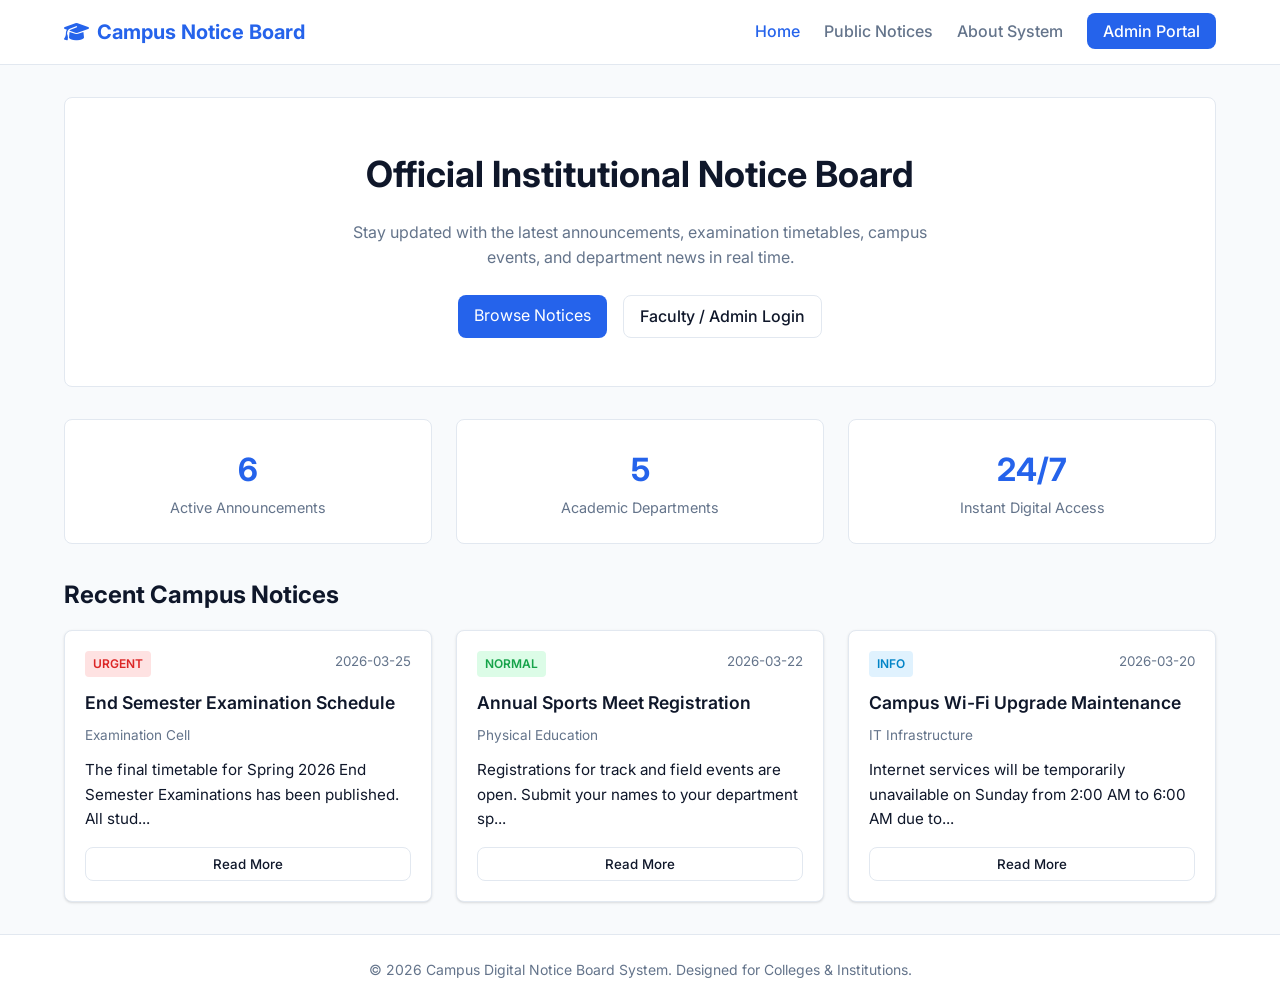
<file: index.html>
<!DOCTYPE html>
<html lang="en">

<head>
    <meta charset="UTF-8">
    <meta name="viewport" content="width=device-width, initial-scale=1.0">
    <title>Campus Notice Board - Home</title>
    <link rel="stylesheet" href="https://fonts.googleapis.com/css2?family=Inter:wght@400;500;600;700&display=swap">
    <link rel="stylesheet" href="https://cdnjs.cloudflare.com/ajax/libs/font-awesome/6.4.0/css/all.min.css">
    <link rel="stylesheet" href="style.css">
</head>

<body>

    <header>
        <nav class="navbar">
            <a href="index.html" class="logo">
                <i class="fa-solid fa-graduation-cap"></i> Campus Notice Board
            </a>
            <ul class="nav-links">
                <li><a href="index.html">Home</a></li>
                <li><a href="notices.html">Public Notices</a></li>
                <li><a href="about.html">About System</a></li>
                <li><a href="admin-login.html" class="btn-primary">Admin Portal</a></li>
            </ul>
        </nav>
    </header>

    <main>
        <section class="hero">
            <h1>Official Institutional Notice Board</h1>
            <p>Stay updated with the latest announcements, examination timetables, campus events, and department news in
                real time.</p>
            <div class="hero-btns">
                <a href="notices.html" class="btn-primary" style="text-decoration: none;">Browse Notices</a>
                <a href="admin-login.html" class="btn-secondary" style="text-decoration: none;">Faculty / Admin
                    Login</a>
            </div>
        </section>

        <section class="stats-grid">
            <div class="stat-card">
                <h3 id="statActiveNotices">6</h3>
                <p>Active Announcements</p>
            </div>
            <div class="stat-card">
                <h3>5</h3>
                <p>Academic Departments</p>
            </div>
            <div class="stat-card">
                <h3>24/7</h3>
                <p>Instant Digital Access</p>
            </div>
        </section>

        <h2 style="margin-bottom: 1rem;">Recent Campus Notices</h2>
        <div class="notice-grid" id="noticesContainer"></div>
    </main>

    <div class="modal-overlay" id="noticeModal">
        <div class="modal">
            <button class="close-modal" onclick="closeModal()">&times;</button>
            <div id="modalBadge" style="margin-bottom:0.5rem;"></div>
            <h2 id="modalTitle" style="margin-bottom:0.25rem;"></h2>
            <small id="modalMeta" style="color:var(--text-muted); display:block; margin-bottom:1rem;"></small>
            <p id="modalContent" style="white-space: pre-line;"></p>
        </div>
    </div>

    <footer>
        <p>&copy; 2026 Campus Digital Notice Board System. Designed for Colleges & Institutions.</p>
    </footer>

    <script src="script.js"></script>
</body>

</html>
</file>
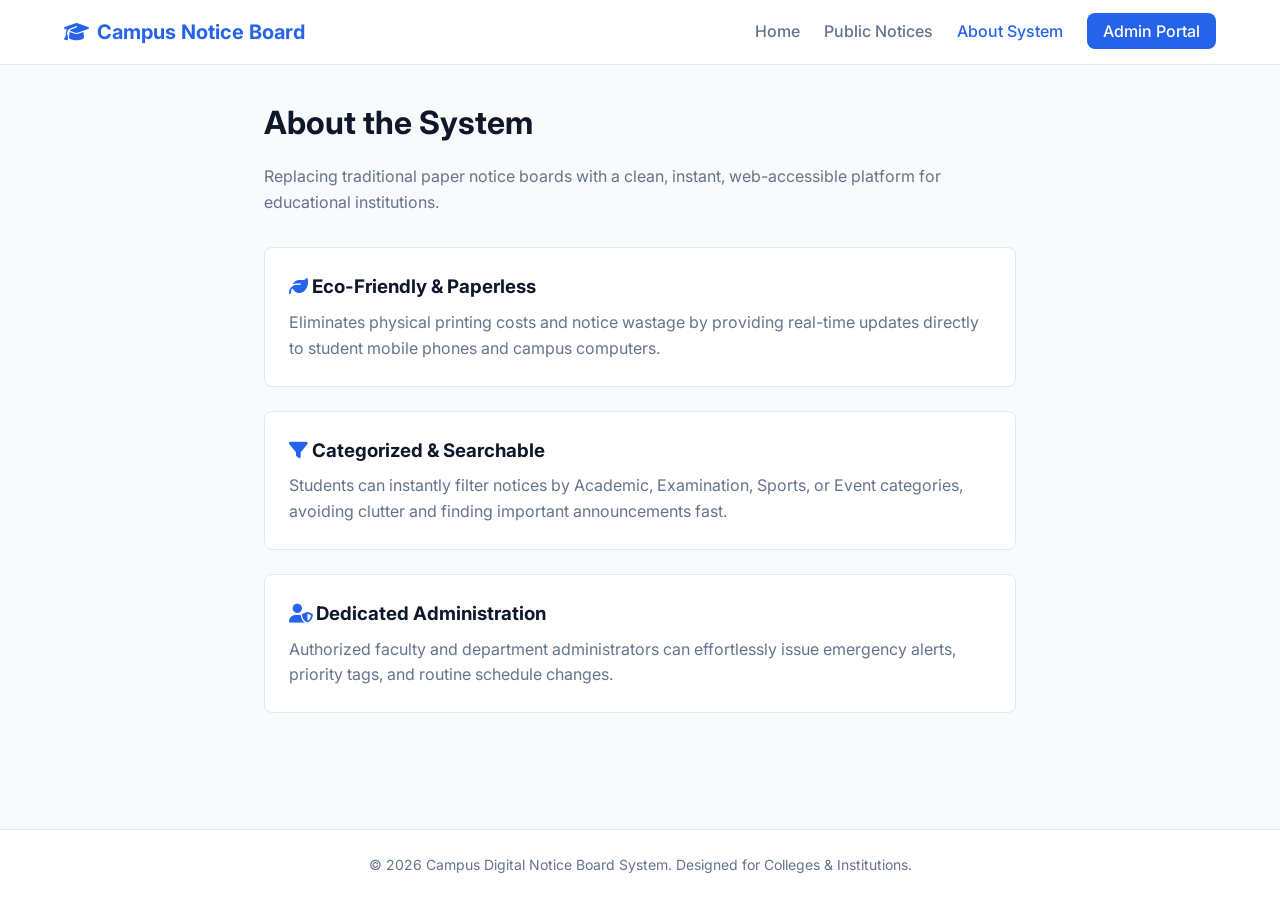
<file: about.html>
<!DOCTYPE html>
<html lang="en">

<head>
  <meta charset="UTF-8">
  <meta name="viewport" content="width=device-width, initial-scale=1.0">
  <title>About - Campus Digital Notice Board</title>
  <link rel="stylesheet" href="https://fonts.googleapis.com/css2?family=Inter:wght@400;500;600;700&display=swap">
  <link rel="stylesheet" href="https://cdnjs.cloudflare.com/ajax/libs/font-awesome/6.4.0/css/all.min.css">
  <link rel="stylesheet" href="style.css">
</head>

<body>

  <header>
    <nav class="navbar">
      <a href="index.html" class="logo">
        <i class="fa-solid fa-graduation-cap"></i> Campus Notice Board
      </a>
      <ul class="nav-links">
        <li><a href="index.html">Home</a></li>
        <li><a href="notices.html">Public Notices</a></li>
        <li><a href="about.html">About System</a></li>
        <li><a href="admin-login.html" class="btn-primary">Admin Portal</a></li>
      </ul>
    </nav>
  </header>

  <main style="max-width: 800px;">
    <h1 style="margin-bottom: 1rem;">About the System</h1>
    <p style="color: var(--text-muted); margin-bottom: 2rem;">Replacing traditional paper notice boards with a clean,
      instant, web-accessible platform for educational institutions.</p>

    <div
      style="background: var(--bg-card); border: 1px solid var(--border); padding: 1.5rem; border-radius: var(--radius); margin-bottom: 1.5rem;">
      <h3 style="margin-bottom: 0.5rem;"><i class="fa-solid fa-leaf" style="color:var(--primary);"></i> Eco-Friendly &
        Paperless</h3>
      <p style="color: var(--text-muted);">Eliminates physical printing costs and notice wastage by providing real-time
        updates directly to student mobile phones and campus computers.</p>
    </div>

    <div
      style="background: var(--bg-card); border: 1px solid var(--border); padding: 1.5rem; border-radius: var(--radius); margin-bottom: 1.5rem;">
      <h3 style="margin-bottom: 0.5rem;"><i class="fa-solid fa-filter" style="color:var(--primary);"></i> Categorized &
        Searchable</h3>
      <p style="color: var(--text-muted);">Students can instantly filter notices by Academic, Examination, Sports, or
        Event categories, avoiding clutter and finding important announcements fast.</p>
    </div>

    <div
      style="background: var(--bg-card); border: 1px solid var(--border); padding: 1.5rem; border-radius: var(--radius);">
      <h3 style="margin-bottom: 0.5rem;"><i class="fa-solid fa-user-shield" style="color:var(--primary);"></i> Dedicated
        Administration</h3>
      <p style="color: var(--text-muted);">Authorized faculty and department administrators can effortlessly issue
        emergency alerts, priority tags, and routine schedule changes.</p>
    </div>
  </main>

  <footer>
    <p>&copy; 2026 Campus Digital Notice Board System. Designed for Colleges & Institutions.</p>
  </footer>

  <script src="script.js"></script>
</body>

</html>
</file>
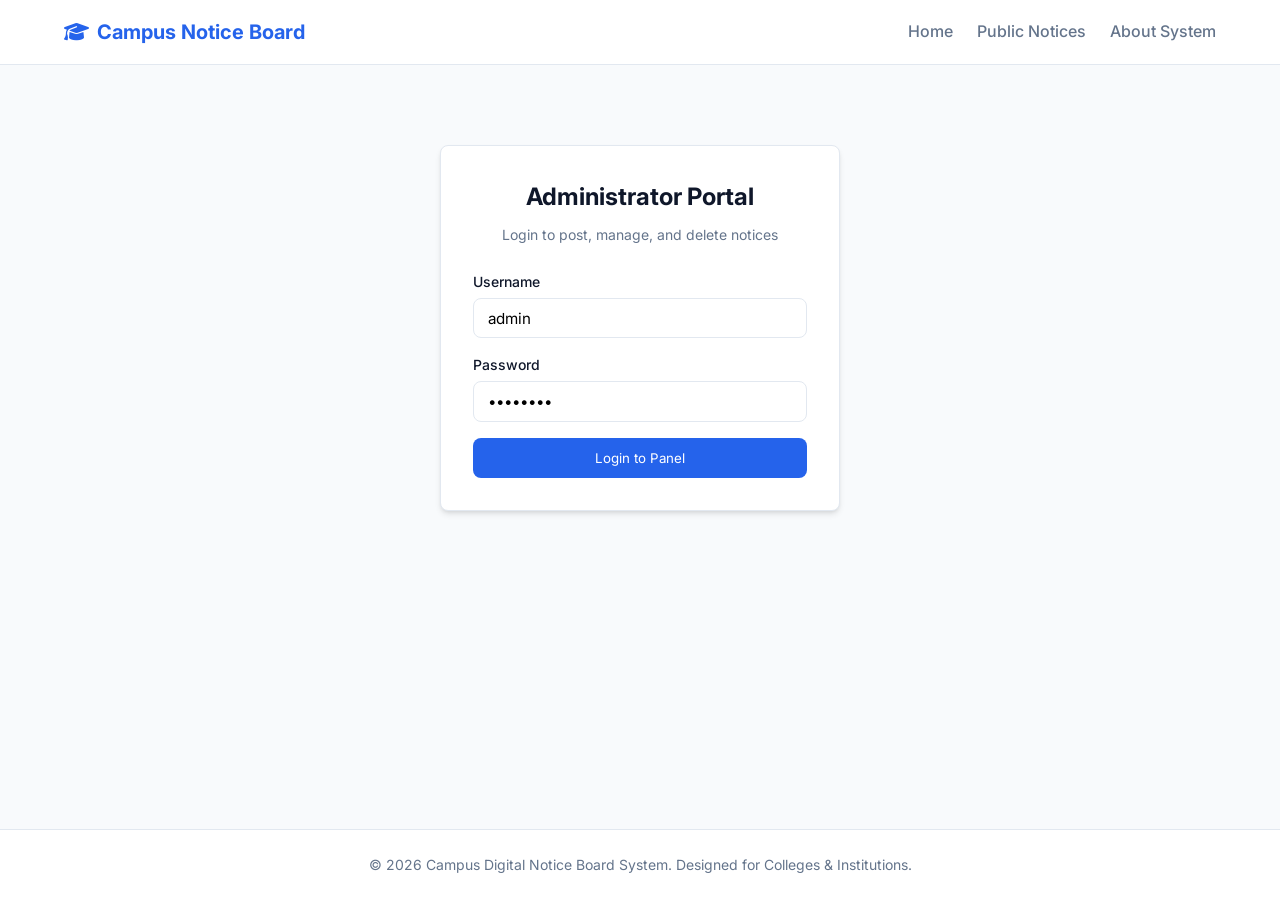
<file: admin-dashboard.html>
<!DOCTYPE html>
<html lang="en">

<head>
    <meta charset="UTF-8">
    <meta name="viewport" content="width=device-width, initial-scale=1.0">
    <title>Admin Panel - Campus Notice Board</title>
    <link rel="stylesheet" href="https://fonts.googleapis.com/css2?family=Inter:wght@400;500;600;700&display=swap">
    <link rel="stylesheet" href="https://cdnjs.cloudflare.com/ajax/libs/font-awesome/6.4.0/css/all.min.css">
    <link rel="stylesheet" href="style.css">
</head>

<body>

    <header>
        <nav class="navbar">
            <a href="index.html" class="logo">
                <i class="fa-solid fa-graduation-cap"></i> Admin Management Panel
            </a>
            <ul class="nav-links">
                <li><a href="notices.html" target="_blank"><i class="fa-solid fa-external-link"></i> Live Board</a></li>
                <li><button onclick="logoutAdmin()" class="btn-secondary">Logout</button></li>
            </ul>
        </nav>
    </header>

    <main>
        <div class="admin-grid">

            <!-- Notice Creation Form -->
            <div
                style="background: var(--bg-card); padding: 1.5rem; border: 1px solid var(--border); border-radius: var(--radius);">
                <h3 style="margin-bottom: 1rem;">Post New Notice</h3>
                <form id="addNoticeForm" onsubmit="createNotice(event)">
                    <div class="form-group">
                        <label for="title">Notice Title</label>
                        <input type="text" id="title" required placeholder="e.g. Mid-Term Timetable Released">
                    </div>

                    <div class="form-group">
                        <label for="category">Category</label>
                        <select id="category" required>
                            <option value="Academic">Academic</option>
                            <option value="Exam">Exam</option>
                            <option value="Events">Events</option>
                            <option value="Sports">Sports</option>
                            <option value="General">General</option>
                        </select>
                    </div>

                    <div class="form-group">
                        <label for="department">Department</label>
                        <input type="text" id="department" required placeholder="e.g. Computer Science">
                    </div>

                    <div class="form-group">
                        <label for="priority">Priority Badge</label>
                        <select id="priority" required>
                            <option value="Normal">Normal</option>
                            <option value="Urgent">Urgent</option>
                            <option value="Info">Info</option>
                        </select>
                    </div>

                    <div class="form-group">
                        <label for="content">Notice Content</label>
                        <textarea id="content" rows="4" required
                            placeholder="Enter complete notice details..."></textarea>
                    </div>

                    <button type="submit" class="btn-primary"
                        style="width: 100%; border: none; padding: 0.6rem; cursor: pointer;">Publish Notice</button>
                </form>
            </div>

            <!-- Published Notices Table -->
            <div>
                <h3 style="margin-bottom: 1rem;">Published Notices</h3>
                <div class="table-container">
                    <table>
                        <thead>
                            <tr>
                                <th>Title</th>
                                <th>Category</th>
                                <th>Department</th>
                                <th>Priority</th>
                                <th>Date</th>
                                <th>Action</th>
                            </tr>
                        </thead>
                        <tbody id="adminTableBody">
                        </tbody>
                    </table>
                </div>
            </div>

        </div>
    </main>

    <footer>
        <p>&copy; 2026 Campus Digital Notice Board System. Administrator View.</p>
    </footer>

    <script src="script.js"></script>
</body>

</html>
</file>
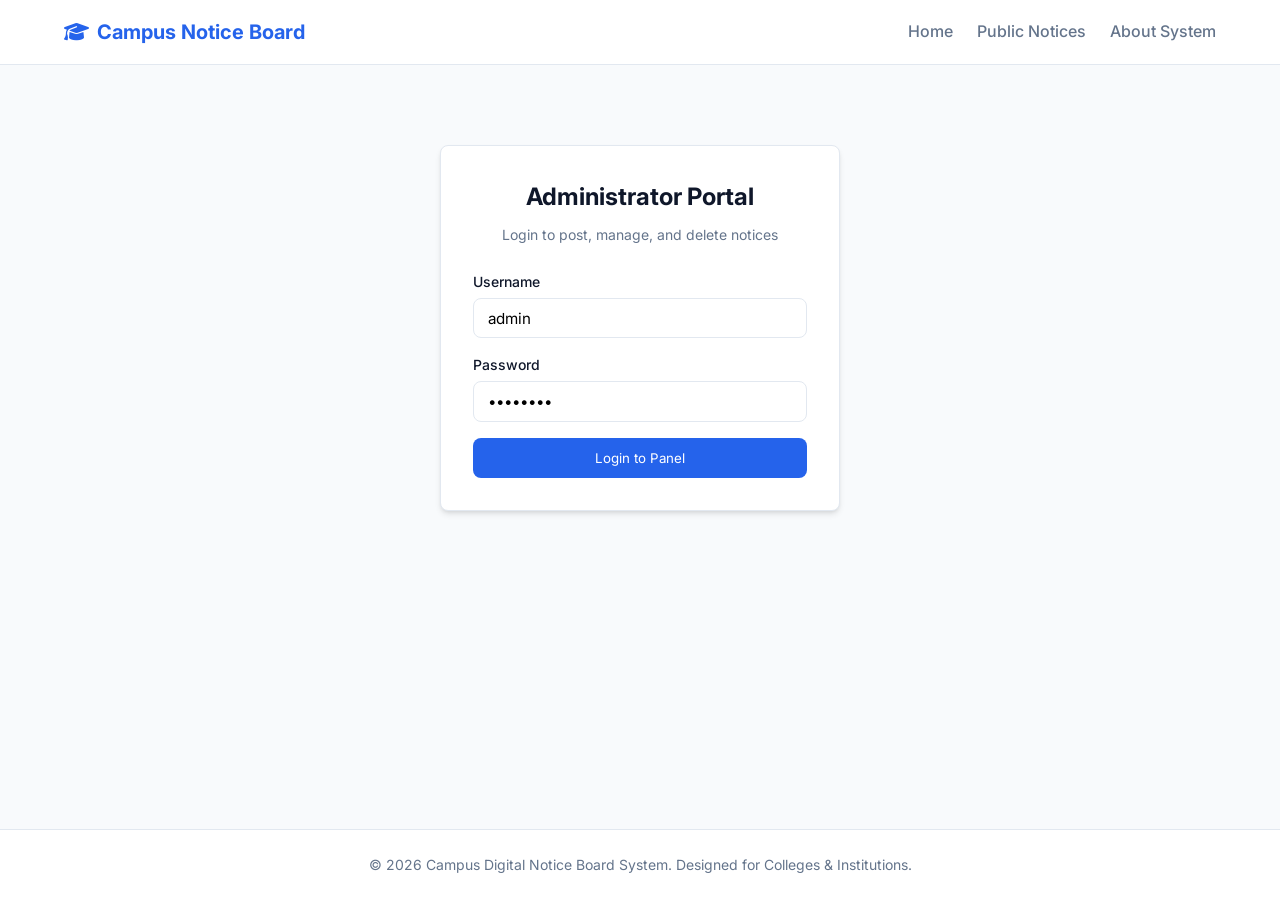
<file: admin-login.html>
<!DOCTYPE html>
<html lang="en">

<head>
    <meta charset="UTF-8">
    <meta name="viewport" content="width=device-width, initial-scale=1.0">
    <title>Admin Login - Campus Notice Board</title>
    <link rel="stylesheet" href="https://fonts.googleapis.com/css2?family=Inter:wght@400;500;600;700&display=swap">
    <link rel="stylesheet" href="https://cdnjs.cloudflare.com/ajax/libs/font-awesome/6.4.0/css/all.min.css">
    <link rel="stylesheet" href="style.css">
</head>

<body>

    <header>
        <nav class="navbar">
            <a href="index.html" class="logo">
                <i class="fa-solid fa-graduation-cap"></i> Campus Notice Board
            </a>
            <ul class="nav-links">
                <li><a href="index.html">Home</a></li>
                <li><a href="notices.html">Public Notices</a></li>
                <li><a href="about.html">About System</a></li>
            </ul>
        </nav>
    </header>

    <main>
        <div class="auth-card">
            <h2 style="margin-bottom: 0.5rem; text-align: center;">Administrator Portal</h2>
            <p style="color: var(--text-muted); text-align: center; margin-bottom: 1.5rem; font-size: 0.875rem;">Login
                to post, manage, and delete notices</p>

            <form id="loginForm">
                <div class="form-group">
                    <label for="username">Username</label>
                    <input type="text" id="username" value="admin" required>
                </div>
                <div class="form-group">
                    <label for="password">Password</label>
                    <input type="password" id="password" value="admin123" required>
                </div>
                <div id="loginError" style="color:#ef4444; font-size:0.85rem; margin-bottom:1rem;"></div>
                <button type="submit" class="btn-primary"
                    style="width: 100%; border: none; padding: 0.75rem; cursor: pointer;">Login to Panel</button>
            </form>
        </div>
    </main>

    <footer>
        <p>&copy; 2026 Campus Digital Notice Board System. Designed for Colleges & Institutions.</p>
    </footer>

    <script src="script.js"></script>
</body>

</html>
</file>
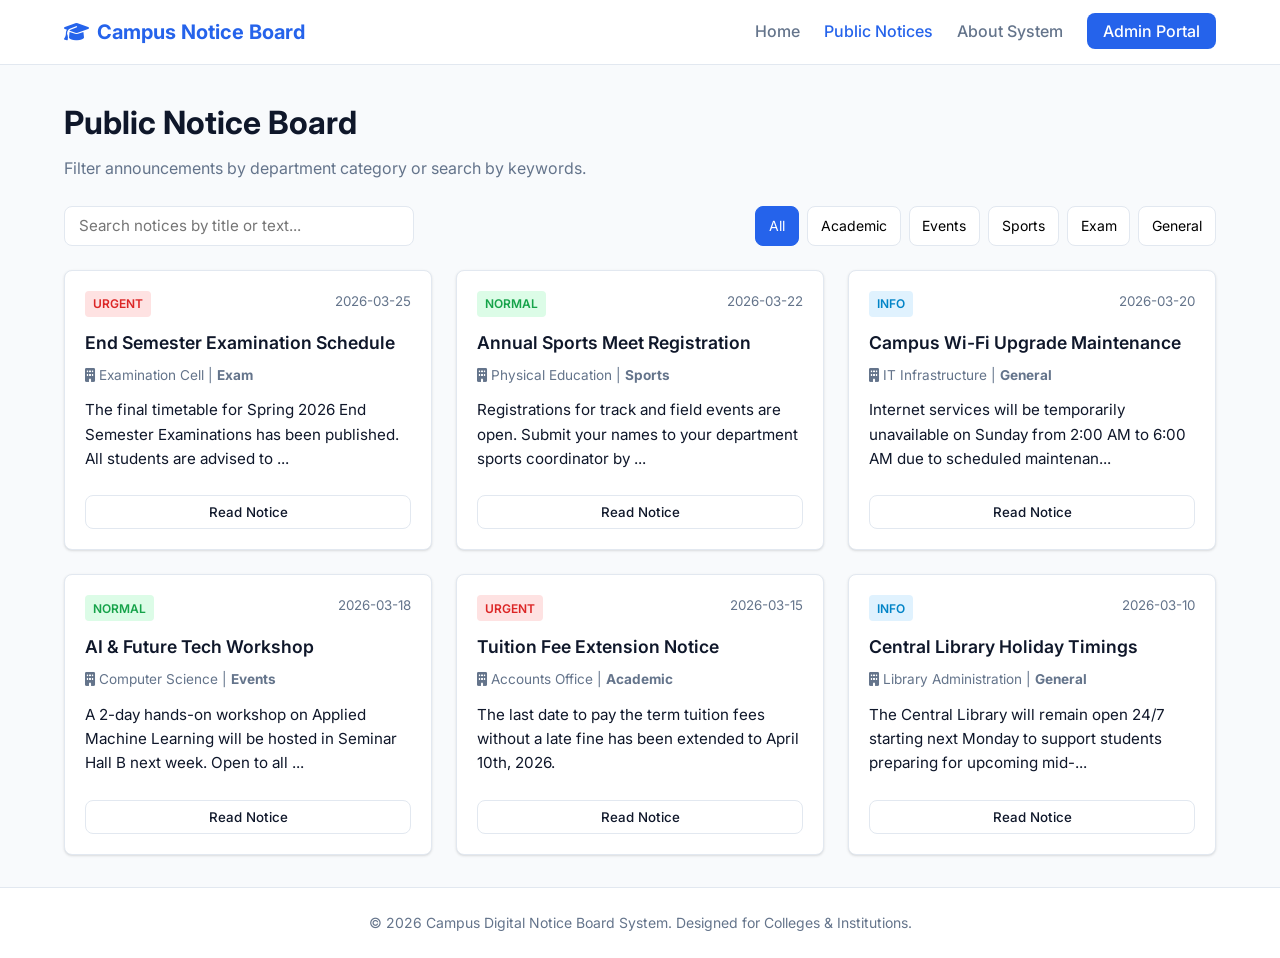
<file: notices.html>
<!DOCTYPE html>
<html lang="en">

<head>
    <meta charset="UTF-8">
    <meta name="viewport" content="width=device-width, initial-scale=1.0">
    <title>Public Notices - Campus Board</title>
    <link rel="stylesheet" href="https://fonts.googleapis.com/css2?family=Inter:wght@400;500;600;700&display=swap">
    <link rel="stylesheet" href="https://cdnjs.cloudflare.com/ajax/libs/font-awesome/6.4.0/css/all.min.css">
    <link rel="stylesheet" href="style.css">
</head>

<body>

    <header>
        <nav class="navbar">
            <a href="index.html" class="logo">
                <i class="fa-solid fa-graduation-cap"></i> Campus Notice Board
            </a>
            <ul class="nav-links">
                <li><a href="index.html">Home</a></li>
                <li><a href="notices.html">Public Notices</a></li>
                <li><a href="about.html">About System</a></li>
                <li><a href="admin-login.html" class="btn-primary">Admin Portal</a></li>
            </ul>
        </nav>
    </header>

    <main>
        <h1 style="margin-bottom: 0.5rem;">Public Notice Board</h1>
        <p style="color: var(--text-muted); margin-bottom: 1.5rem;">Filter announcements by department category or
            search by keywords.</p>

        <div class="controls-bar">
            <div style="flex: 1; max-width: 350px;">
                <input type="text" id="searchInput" class="search-input"
                    placeholder="Search notices by title or text...">
            </div>
            <div class="filter-group">
                <button class="filter-btn active" data-category="All">All</button>
                <button class="filter-btn" data-category="Academic">Academic</button>
                <button class="filter-btn" data-category="Events">Events</button>
                <button class="filter-btn" data-category="Sports">Sports</button>
                <button class="filter-btn" data-category="Exam">Exam</button>
                <button class="filter-btn" data-category="General">General</button>
            </div>
        </div>

        <div class="notice-grid" id="noticesContainer"></div>
    </main>

    <div class="modal-overlay" id="noticeModal">
        <div class="modal">
            <button class="close-modal" onclick="closeModal()">&times;</button>
            <div id="modalBadge" style="margin-bottom:0.5rem;"></div>
            <h2 id="modalTitle" style="margin-bottom:0.25rem;"></h2>
            <small id="modalMeta" style="color:var(--text-muted); display:block; margin-bottom:1rem;"></small>
            <p id="modalContent" style="white-space: pre-line;"></p>
        </div>
    </div>

    <footer>
        <p>&copy; 2026 Campus Digital Notice Board System. Designed for Colleges & Institutions.</p>
    </footer>

    <script src="script.js"></script>
</body>

</html>
</file>
<file: style.css>
:root {
  --primary: #2563eb;
  --primary-hover: #1d4ed8;
  --bg-main: #f8fafc;
  --bg-card: #ffffff;
  --text-main: #0f172a;
  --text-muted: #64748b;
  --border: #e2e8f0;
  --radius: 8px;
  --shadow: 0 1px 3px 0 rgba(0, 0, 0, 0.1), 0 1px 2px -1px rgba(0, 0, 0, 0.1);
  --shadow-md: 0 4px 6px -1px rgba(0, 0, 0, 0.1), 0 2px 4px -2px rgba(0, 0, 0, 0.1);
}

* {
  margin: 0;
  padding: 0;
  box-sizing: border-box;
  font-family: 'Inter', system-ui, -apple-system, sans-serif;
}

body {
  background-color: var(--bg-main);
  color: var(--text-main);
  line-height: 1.6;
  min-height: 100vh;
  display: flex;
  flex-direction: column;
}

header {
  background-color: #ffffff;
  border-bottom: 1px solid var(--border);
  position: sticky;
  top: 0;
  z-index: 100;
}

.navbar {
  max-width: 1200px;
  margin: 0 auto;
  padding: 1rem 1.5rem;
  display: flex;
  justify-content: space-between;
  align-items: center;
}

.logo {
  font-size: 1.25rem;
  font-weight: 700;
  color: var(--primary);
  text-decoration: none;
  display: flex;
  align-items: center;
  gap: 0.5rem;
}

.nav-links {
  display: flex;
  list-style: none;
  gap: 1.5rem;
  align-items: center;
}

.nav-links a {
  text-decoration: none;
  color: var(--text-muted);
  font-weight: 500;
  transition: color 0.2s;
}

.nav-links a:hover,
.nav-links a.active {
  color: var(--primary);
}

.btn-primary {
  background-color: var(--primary);
  color: #ffffff !important;
  padding: 0.5rem 1rem;
  border-radius: var(--radius);
  transition: background-color 0.2s !important;
}

.btn-primary:hover {
  background-color: var(--primary-hover) !important;
}

.btn-secondary {
  background-color: #ffffff;
  color: var(--text-main);
  border: 1px solid var(--border);
  padding: 0.5rem 1rem;
  border-radius: var(--radius);
  cursor: pointer;
  font-weight: 500;
}

.btn-secondary:hover {
  background-color: #f1f5f9;
}

.btn-danger {
  background-color: #ef4444;
  color: white;
  border: none;
  padding: 0.4rem 0.8rem;
  border-radius: var(--radius);
  cursor: pointer;
  font-size: 0.875rem;
}

.btn-danger:hover {
  background-color: #dc2626;
}

main {
  flex: 1;
  max-width: 1200px;
  width: 100%;
  margin: 0 auto;
  padding: 2rem 1.5rem;
}

.hero {
  text-align: center;
  padding: 3rem 1rem;
  background-color: var(--bg-card);
  border: 1px solid var(--border);
  border-radius: var(--radius);
  margin-bottom: 2rem;
}

.hero h1 {
  font-size: 2.25rem;
  margin-bottom: 1rem;
}

.hero p {
  color: var(--text-muted);
  max-width: 600px;
  margin: 0 auto 1.5rem auto;
}

.hero-btns {
  display: flex;
  justify-content: center;
  gap: 1rem;
}

.stats-grid {
  display: grid;
  grid-template-columns: repeat(auto-fit, minmax(220px, 1fr));
  gap: 1.5rem;
  margin-bottom: 2rem;
}

.stat-card {
  background: var(--bg-card);
  padding: 1.5rem;
  border-radius: var(--radius);
  border: 1px solid var(--border);
  text-align: center;
}

.stat-card h3 {
  font-size: 2rem;
  color: var(--primary);
}

.stat-card p {
  color: var(--text-muted);
  font-size: 0.9rem;
}

.controls-bar {
  display: flex;
  flex-wrap: wrap;
  justify-content: space-between;
  gap: 1rem;
  margin-bottom: 1.5rem;
}

.search-input,
select,
input[type="text"],
input[type="password"],
input[type="date"],
textarea {
  padding: 0.6rem 0.9rem;
  border: 1px solid var(--border);
  border-radius: var(--radius);
  font-size: 0.95rem;
  width: 100%;
  outline: none;
}

.search-input:focus,
select:focus,
input:focus,
textarea:focus {
  border-color: var(--primary);
}

.filter-group {
  display: flex;
  gap: 0.5rem;
  flex-wrap: wrap;
}

.filter-btn {
  background: var(--bg-card);
  border: 1px solid var(--border);
  padding: 0.4rem 0.8rem;
  border-radius: var(--radius);
  cursor: pointer;
  font-size: 0.875rem;
}

.filter-btn.active {
  background: var(--primary);
  color: white;
  border-color: var(--primary);
}

.notice-grid {
  display: grid;
  grid-template-columns: repeat(auto-fill, minmax(300px, 1fr));
  gap: 1.5rem;
}

.card {
  background: var(--bg-card);
  border: 1px solid var(--border);
  border-radius: var(--radius);
  padding: 1.25rem;
  box-shadow: var(--shadow);
  display: flex;
  flex-direction: column;
  justify-content: space-between;
}

.card-header {
  display: flex;
  justify-content: space-between;
  align-items: flex-start;
  margin-bottom: 0.75rem;
}

.card-title {
  font-size: 1.1rem;
  font-weight: 600;
  margin-bottom: 0.5rem;
}

.badge {
  font-size: 0.75rem;
  padding: 0.2rem 0.5rem;
  border-radius: 4px;
  font-weight: 600;
  text-transform: uppercase;
}

.badge-urgent {
  background-color: #fee2e2;
  color: #dc2626;
}

.badge-normal {
  background-color: #dcfce7;
  color: #16a34a;
}

.badge-info {
  background-color: #e0f2fe;
  color: #0284c7;
}

.card-meta {
  font-size: 0.85rem;
  color: var(--text-muted);
  margin-bottom: 0.75rem;
}

.card-content {
  color: var(--text-main);
  font-size: 0.95rem;
  margin-bottom: 1rem;
}

.admin-grid {
  display: grid;
  grid-template-columns: 1fr 2fr;
  gap: 2rem;
}

@media (max-width: 768px) {
  .admin-grid {
    grid-template-columns: 1fr;
  }
}

.form-group {
  margin-bottom: 1rem;
}

.form-group label {
  display: block;
  font-weight: 500;
  font-size: 0.875rem;
  margin-bottom: 0.3rem;
}

.table-container {
  overflow-x: auto;
  background: var(--bg-card);
  border: 1px solid var(--border);
  border-radius: var(--radius);
}

table {
  width: 100%;
  border-collapse: collapse;
  text-align: left;
  font-size: 0.9rem;
}

th,
td {
  padding: 0.75rem 1rem;
  border-bottom: 1px solid var(--border);
}

th {
  background-color: #f1f5f9;
  font-weight: 600;
}

.auth-card {
  max-width: 400px;
  margin: 3rem auto;
  background: var(--bg-card);
  padding: 2rem;
  border-radius: var(--radius);
  border: 1px solid var(--border);
  box-shadow: var(--shadow-md);
}

.modal-overlay {
  position: fixed;
  top: 0;
  left: 0;
  right: 0;
  bottom: 0;
  background: rgba(0, 0, 0, 0.4);
  display: none;
  justify-content: center;
  align-items: center;
  z-index: 1000;
}

.modal {
  background: var(--bg-card);
  padding: 2rem;
  border-radius: var(--radius);
  max-width: 500px;
  width: 90%;
  position: relative;
}

.close-modal {
  position: absolute;
  top: 1rem;
  right: 1rem;
  cursor: pointer;
  border: none;
  background: none;
  font-size: 1.25rem;
}

footer {
  background: #ffffff;
  border-top: 1px solid var(--border);
  text-align: center;
  padding: 1.5rem;
  font-size: 0.875rem;
  color: var(--text-muted);
}
</file>
